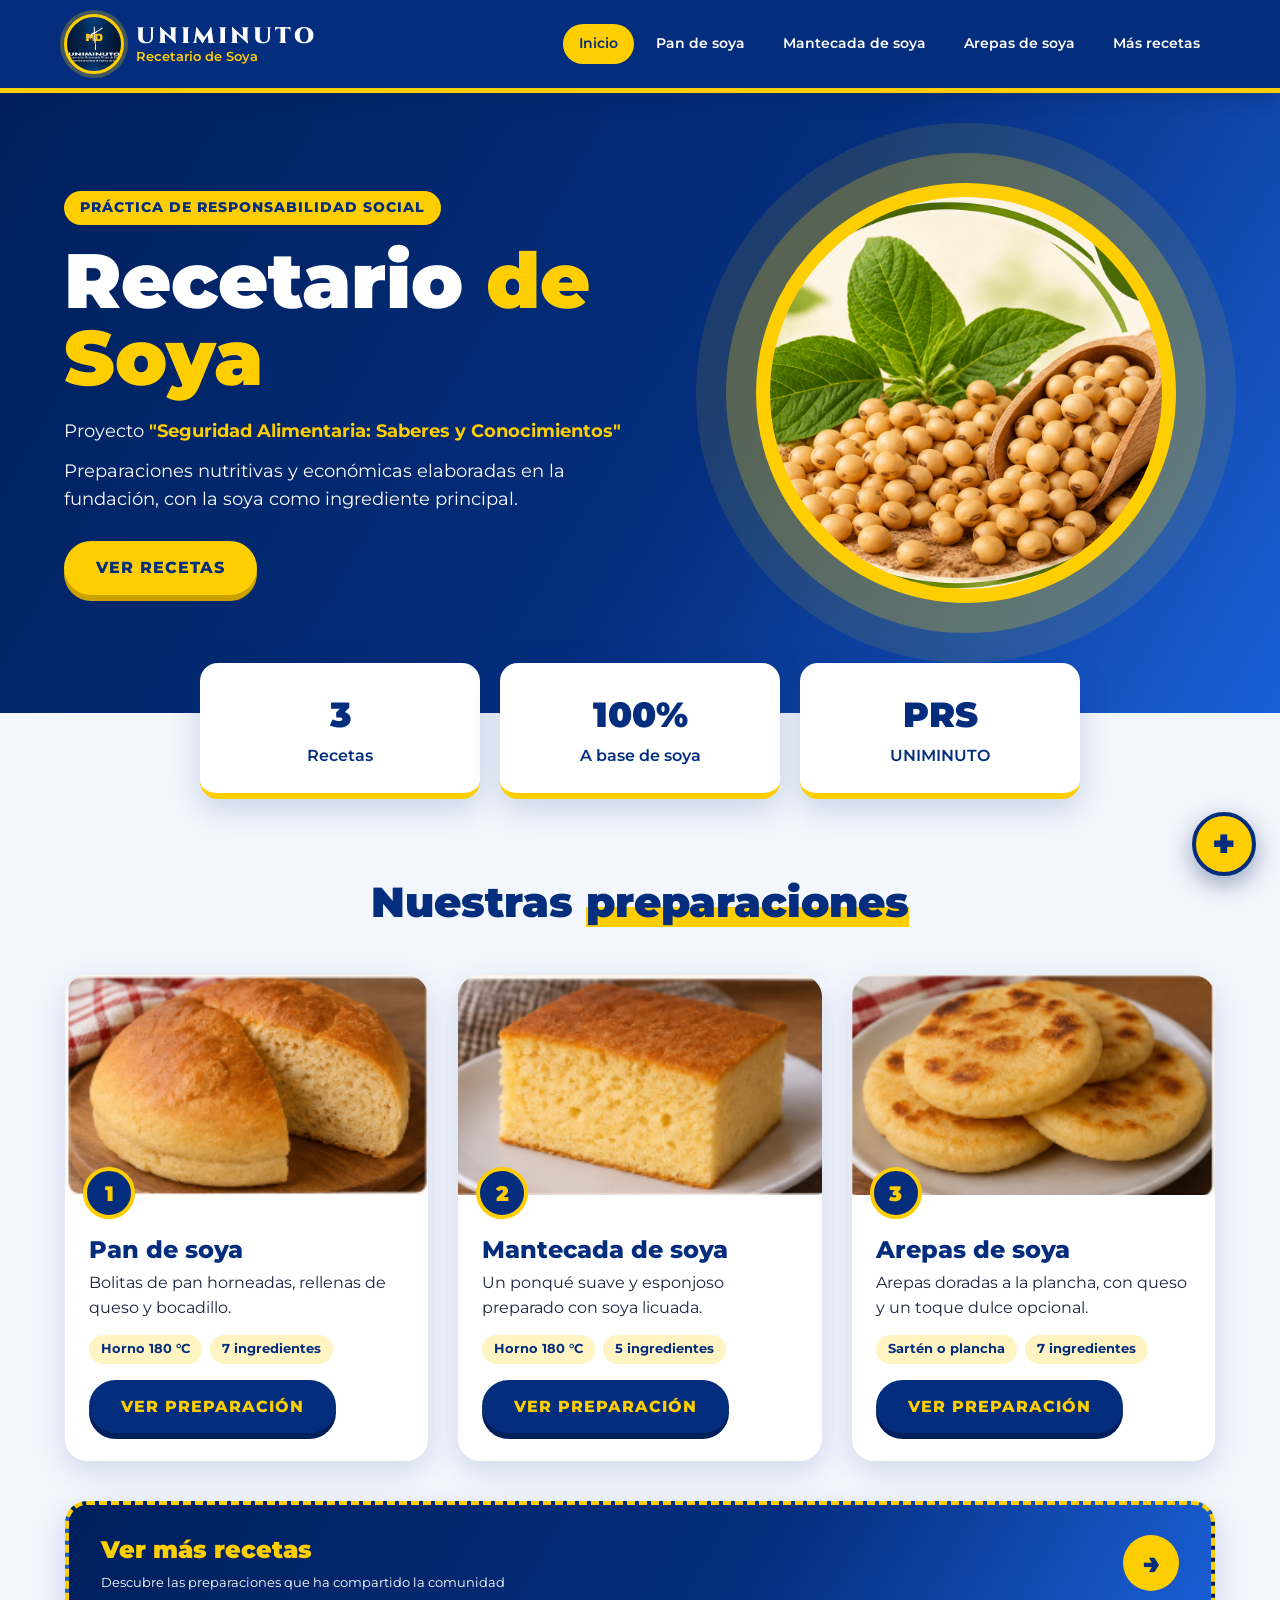
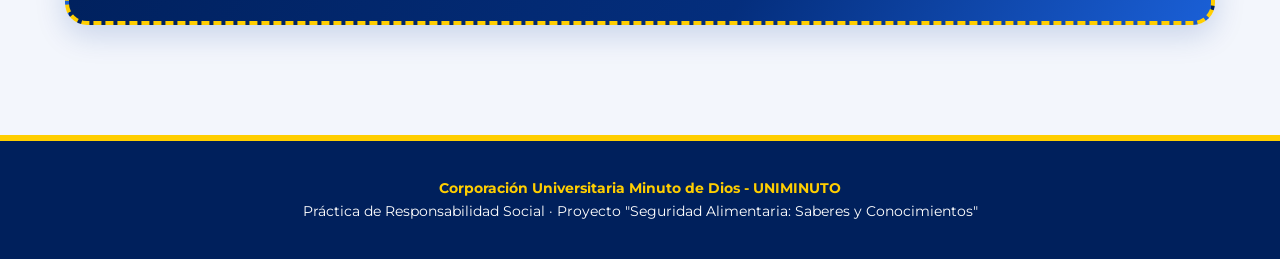
<file: index.html>
<!DOCTYPE html>
<html lang="es">
<head>
    <meta charset="UTF-8">
    <meta name="viewport" content="width=device-width, initial-scale=1.0">
    <title>Recetario de Soya - UNIMINUTO</title>
    <link rel="preconnect" href="https://fonts.googleapis.com">
    <link href="https://fonts.googleapis.com/css2?family=Cinzel:wght@700;900&family=Montserrat:wght@400;600;800;900&display=swap" rel="stylesheet">
    <link rel="stylesheet" href="pagina.css">
</head>
<body>

    <header class="barra">
        <a class="marca" href="index.html">
            <span class="marca-logo" role="img" aria-label="Logo UNIMINUTO"></span>
            <span class="marca-texto">
                <strong>UNIMINUTO</strong>
                <small>Recetario de Soya</small>
            </span>
        </a>
        <nav class="menu">
            <a href="index.html" class="activo">Inicio</a>
            
            <a href="pan-de-soya.html" class="">Pan de soya</a>
            
            <a href="mantecada-de-soya.html" class="">Mantecada de soya</a>
            
            <a href="arepas-de-soya.html" class="">Arepas de soya</a>
            
            <a href="recetas.html">Más recetas</a>
        </nav>
    </header>

    

    <section class="portada">
        <div class="portada-contenido">
            <span class="etiqueta">Práctica de Responsabilidad Social</span>
            <h1>Recetario <span class="resaltado">de Soya</span></h1>
            <p class="portada-proyecto">Proyecto <strong>"Seguridad Alimentaria: Saberes y Conocimientos"</strong></p>
            <p>Preparaciones nutritivas y económicas elaboradas en la fundación, con la soya como ingrediente principal.</p>
            <a class="boton" href="#recetas">Ver recetas</a>
        </div>
        <div class="portada-circulo"></div>
    </section>

    <section class="info">
        <div class="info-item">
            <span class="info-numero">3</span>
            <span>Recetas</span>
        </div>
        <div class="info-item">
            <span class="info-numero">100%</span>
            <span>A base de soya</span>
        </div>
        <div class="info-item">
            <span class="info-numero">PRS</span>
            <span>UNIMINUTO</span>
        </div>
    </section>

    <section id="recetas" class="recetas">
        <h2 class="titulo-seccion">Nuestras <span>preparaciones</span></h2>
        <div class="tarjetas">
            
            <article class="tarjeta">
                <div class="tarjeta-imagen img-pan-de-soya">
                    <span class="tarjeta-numero">1</span>
                </div>
                <div class="tarjeta-cuerpo">
                    <h3>Pan de soya</h3>
                    <p>Bolitas de pan horneadas, rellenas de queso y bocadillo.</p>
                    <ul class="datos">
                        <li>Horno 180 °C</li>
                        <li>7 ingredientes</li>
                    </ul>
                    <a class="boton boton-azul" href="pan-de-soya.html">Ver preparación</a>
                </div>
            </article>
            
            <article class="tarjeta">
                <div class="tarjeta-imagen img-mantecada-de-soya">
                    <span class="tarjeta-numero">2</span>
                </div>
                <div class="tarjeta-cuerpo">
                    <h3>Mantecada de soya</h3>
                    <p>Un ponqué suave y esponjoso preparado con soya licuada.</p>
                    <ul class="datos">
                        <li>Horno 180 °C</li>
                        <li>5 ingredientes</li>
                    </ul>
                    <a class="boton boton-azul" href="mantecada-de-soya.html">Ver preparación</a>
                </div>
            </article>
            
            <article class="tarjeta">
                <div class="tarjeta-imagen img-arepas-de-soya">
                    <span class="tarjeta-numero">3</span>
                </div>
                <div class="tarjeta-cuerpo">
                    <h3>Arepas de soya</h3>
                    <p>Arepas doradas a la plancha, con queso y un toque dulce opcional.</p>
                    <ul class="datos">
                        <li>Sartén o plancha</li>
                        <li>7 ingredientes</li>
                    </ul>
                    <a class="boton boton-azul" href="arepas-de-soya.html">Ver preparación</a>
                </div>
            </article>
            
        </div>

        <a class="ver-mas" href="recetas.html">
            <span class="ver-mas-texto">
                <strong>Ver más recetas</strong>
                <small>Descubre las preparaciones que ha compartido la comunidad</small>
            </span>
            <span class="ver-mas-flecha" aria-hidden="true">&rarr;</span>
        </a>
    </section>

    

    <a class="boton-mas" href="agregar.html" title="Agregar una receta" aria-label="Agregar una receta">+</a>

    <footer class="pie">
        <p><strong>Corporación Universitaria Minuto de Dios - UNIMINUTO</strong></p>
        <p>Práctica de Responsabilidad Social · Proyecto "Seguridad Alimentaria: Saberes y Conocimientos"</p>
    </footer>

</body>
</html>
</file>
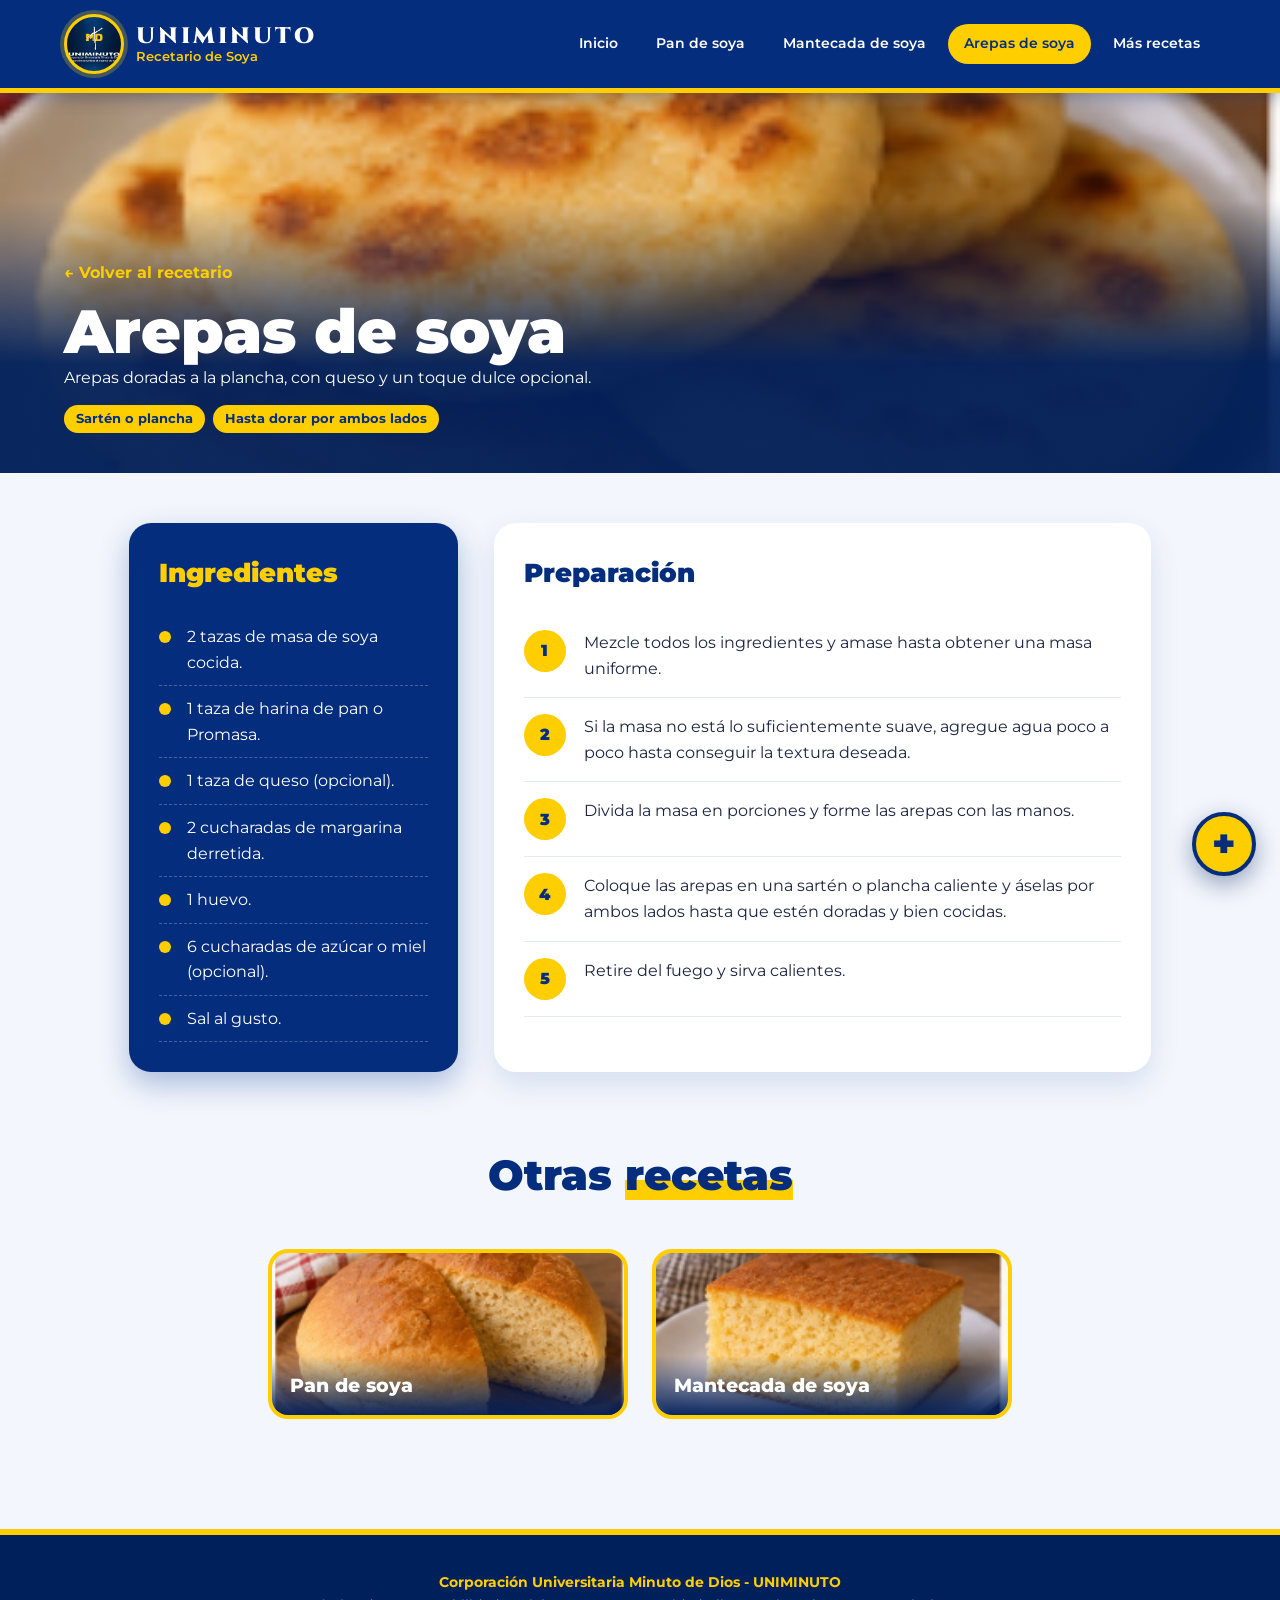
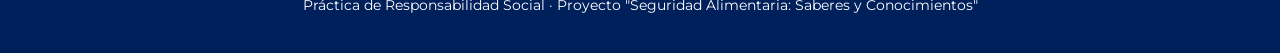
<file: arepas-de-soya.html>
<!DOCTYPE html>
<html lang="es">
<head>
    <meta charset="UTF-8">
    <meta name="viewport" content="width=device-width, initial-scale=1.0">
    <title>Arepas de soya | Recetario de Soya - UNIMINUTO</title>
    <link rel="preconnect" href="https://fonts.googleapis.com">
    <link href="https://fonts.googleapis.com/css2?family=Cinzel:wght@700;900&family=Montserrat:wght@400;600;800;900&display=swap" rel="stylesheet">
    <link rel="stylesheet" href="pagina.css">
</head>
<body>

    <header class="barra">
        <a class="marca" href="index.html">
            <span class="marca-logo" role="img" aria-label="Logo UNIMINUTO"></span>
            <span class="marca-texto">
                <strong>UNIMINUTO</strong>
                <small>Recetario de Soya</small>
            </span>
        </a>
        <nav class="menu">
            <a href="index.html" class="">Inicio</a>
            
            <a href="pan-de-soya.html" class="">Pan de soya</a>
            
            <a href="mantecada-de-soya.html" class="">Mantecada de soya</a>
            
            <a href="arepas-de-soya.html" class="activo">Arepas de soya</a>
            
            <a href="recetas.html">Más recetas</a>
        </nav>
    </header>

    

    <section class="detalle-portada img-arepas-de-soya">
        <div class="detalle-capa">
            <a class="volver" href="index.html#recetas">&larr; Volver al recetario</a>
            <h1>Arepas de soya</h1>
            <p>Arepas doradas a la plancha, con queso y un toque dulce opcional.</p>
            <ul class="datos datos-claro">
                <li>Sartén o plancha</li>
                <li>Hasta dorar por ambos lados</li>
            </ul>
        </div>
    </section>

    <section class="detalle">
        <aside class="ingredientes">
            <h2>Ingredientes</h2>
            <ul>
                
                <li>2 tazas de masa de soya cocida.</li>
                
                <li>1 taza de harina de pan o Promasa.</li>
                
                <li>1 taza de queso (opcional).</li>
                
                <li>2 cucharadas de margarina derretida.</li>
                
                <li>1 huevo.</li>
                
                <li>6 cucharadas de azúcar o miel (opcional).</li>
                
                <li>Sal al gusto.</li>
                
            </ul>
        </aside>

        <div class="preparacion">
            <h2>Preparación</h2>
            <ol>
                
                <li><span class="paso">1</span><p>Mezcle todos los ingredientes y amase hasta obtener una masa uniforme.</p></li>
                
                <li><span class="paso">2</span><p>Si la masa no está lo suficientemente suave, agregue agua poco a poco hasta conseguir la textura deseada.</p></li>
                
                <li><span class="paso">3</span><p>Divida la masa en porciones y forme las arepas con las manos.</p></li>
                
                <li><span class="paso">4</span><p>Coloque las arepas en una sartén o plancha caliente y áselas por ambos lados hasta que estén doradas y bien cocidas.</p></li>
                
                <li><span class="paso">5</span><p>Retire del fuego y sirva calientes.</p></li>
                
            </ol>
            
        </div>
    </section>

    <section class="otras">
        <h2 class="titulo-seccion">Otras <span>recetas</span></h2>
        <div class="otras-lista">
            
            <a class="otra img-pan-de-soya" href="pan-de-soya.html">
                <span>Pan de soya</span>
            </a>
            
            <a class="otra img-mantecada-de-soya" href="mantecada-de-soya.html">
                <span>Mantecada de soya</span>
            </a>
            
        </div>
    </section>

    

    <a class="boton-mas" href="agregar.html" title="Agregar una receta" aria-label="Agregar una receta">+</a>

    <footer class="pie">
        <p><strong>Corporación Universitaria Minuto de Dios - UNIMINUTO</strong></p>
        <p>Práctica de Responsabilidad Social · Proyecto "Seguridad Alimentaria: Saberes y Conocimientos"</p>
    </footer>

</body>
</html>
</file>
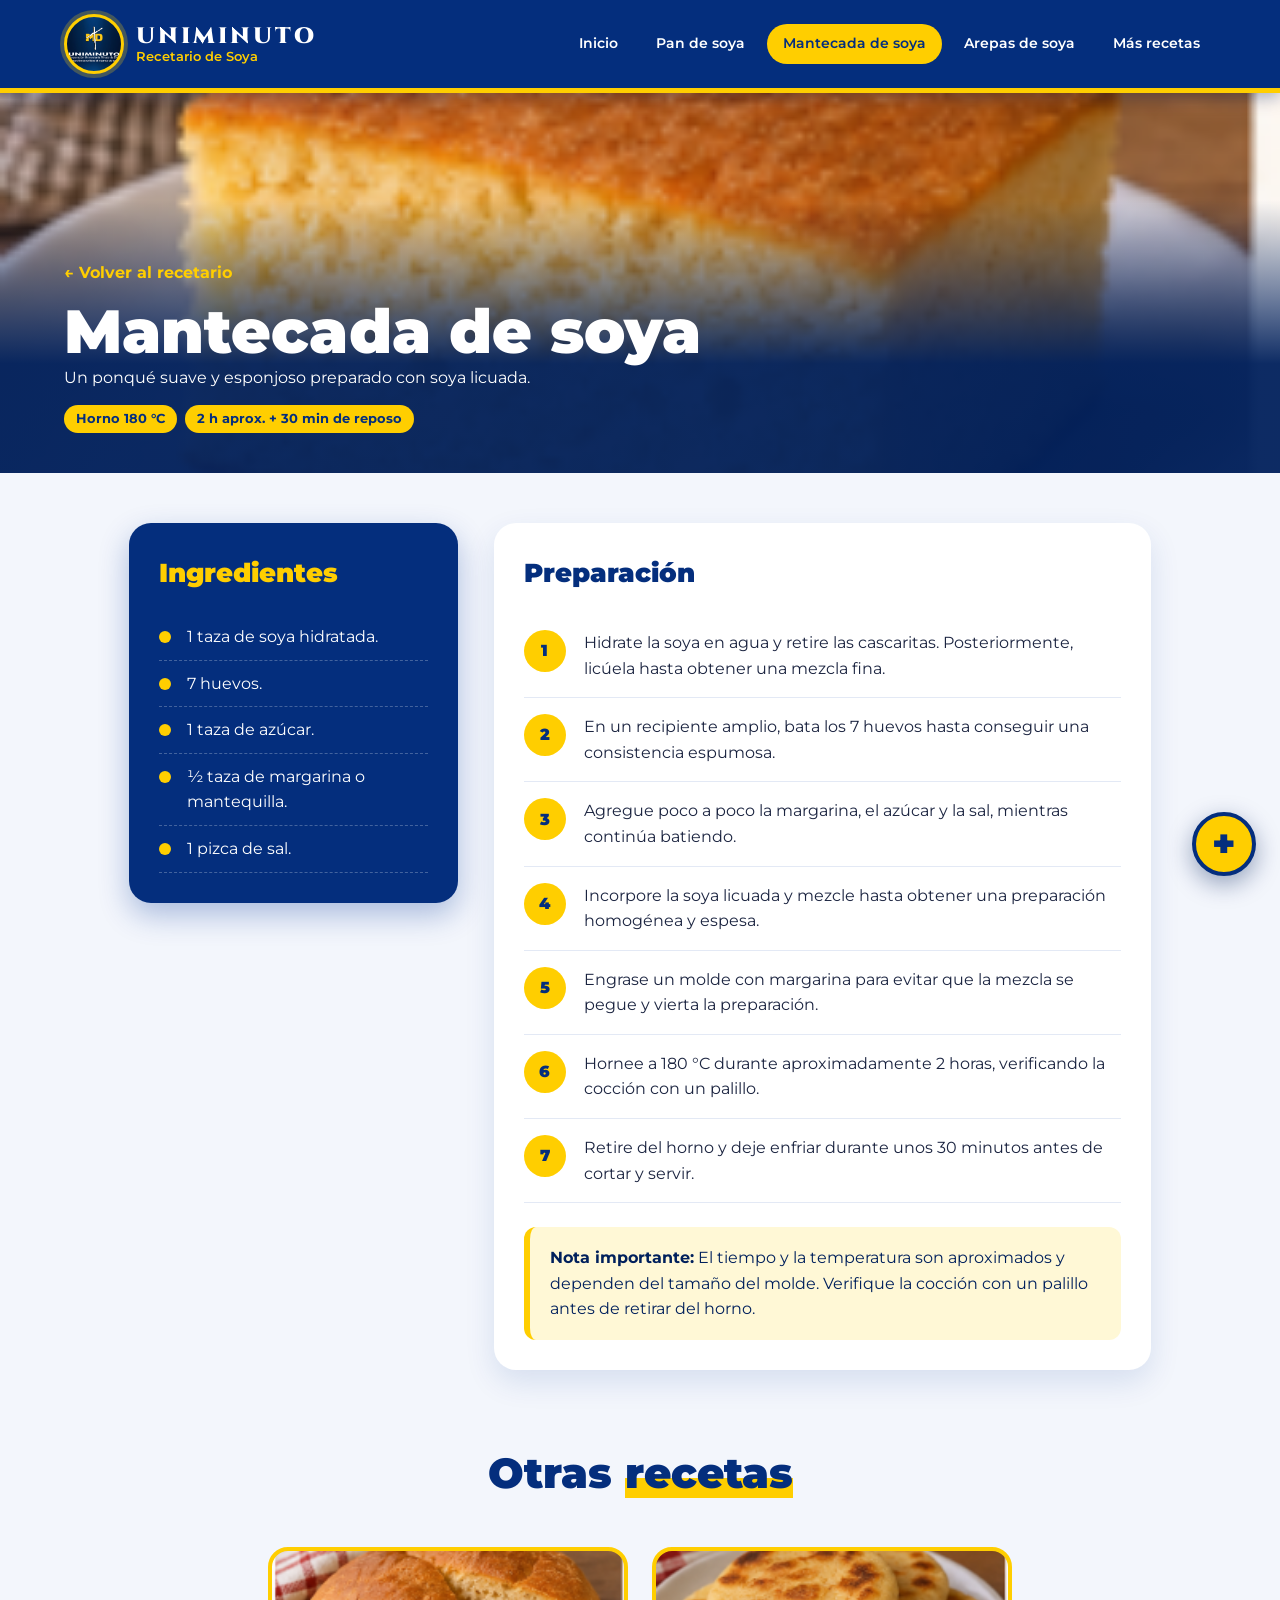
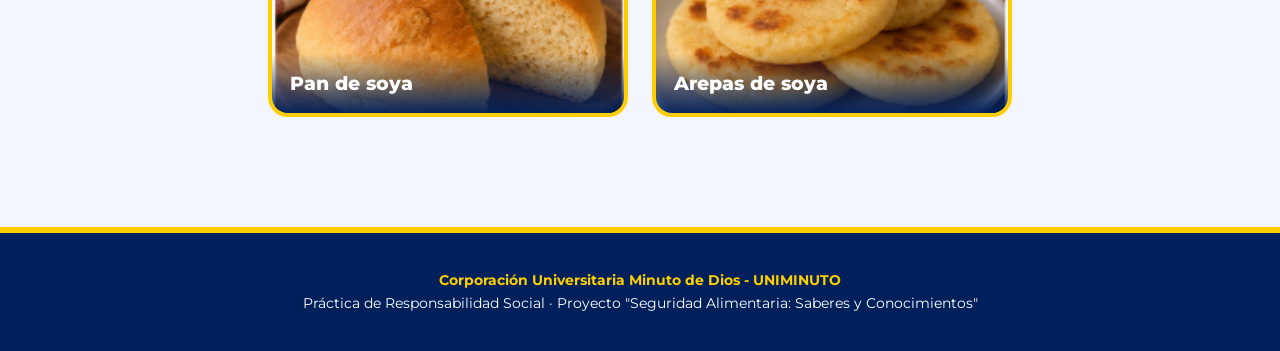
<file: mantecada-de-soya.html>
<!DOCTYPE html>
<html lang="es">
<head>
    <meta charset="UTF-8">
    <meta name="viewport" content="width=device-width, initial-scale=1.0">
    <title>Mantecada de soya | Recetario de Soya - UNIMINUTO</title>
    <link rel="preconnect" href="https://fonts.googleapis.com">
    <link href="https://fonts.googleapis.com/css2?family=Cinzel:wght@700;900&family=Montserrat:wght@400;600;800;900&display=swap" rel="stylesheet">
    <link rel="stylesheet" href="pagina.css">
</head>
<body>

    <header class="barra">
        <a class="marca" href="index.html">
            <span class="marca-logo" role="img" aria-label="Logo UNIMINUTO"></span>
            <span class="marca-texto">
                <strong>UNIMINUTO</strong>
                <small>Recetario de Soya</small>
            </span>
        </a>
        <nav class="menu">
            <a href="index.html" class="">Inicio</a>
            
            <a href="pan-de-soya.html" class="">Pan de soya</a>
            
            <a href="mantecada-de-soya.html" class="activo">Mantecada de soya</a>
            
            <a href="arepas-de-soya.html" class="">Arepas de soya</a>
            
            <a href="recetas.html">Más recetas</a>
        </nav>
    </header>

    

    <section class="detalle-portada img-mantecada-de-soya">
        <div class="detalle-capa">
            <a class="volver" href="index.html#recetas">&larr; Volver al recetario</a>
            <h1>Mantecada de soya</h1>
            <p>Un ponqué suave y esponjoso preparado con soya licuada.</p>
            <ul class="datos datos-claro">
                <li>Horno 180 °C</li>
                <li>2 h aprox. + 30 min de reposo</li>
            </ul>
        </div>
    </section>

    <section class="detalle">
        <aside class="ingredientes">
            <h2>Ingredientes</h2>
            <ul>
                
                <li>1 taza de soya hidratada.</li>
                
                <li>7 huevos.</li>
                
                <li>1 taza de azúcar.</li>
                
                <li>½ taza de margarina o mantequilla.</li>
                
                <li>1 pizca de sal.</li>
                
            </ul>
        </aside>

        <div class="preparacion">
            <h2>Preparación</h2>
            <ol>
                
                <li><span class="paso">1</span><p>Hidrate la soya en agua y retire las cascaritas. Posteriormente, licúela hasta obtener una mezcla fina.</p></li>
                
                <li><span class="paso">2</span><p>En un recipiente amplio, bata los 7 huevos hasta conseguir una consistencia espumosa.</p></li>
                
                <li><span class="paso">3</span><p>Agregue poco a poco la margarina, el azúcar y la sal, mientras continúa batiendo.</p></li>
                
                <li><span class="paso">4</span><p>Incorpore la soya licuada y mezcle hasta obtener una preparación homogénea y espesa.</p></li>
                
                <li><span class="paso">5</span><p>Engrase un molde con margarina para evitar que la mezcla se pegue y vierta la preparación.</p></li>
                
                <li><span class="paso">6</span><p>Hornee a 180 °C durante aproximadamente 2 horas, verificando la cocción con un palillo.</p></li>
                
                <li><span class="paso">7</span><p>Retire del horno y deje enfriar durante unos 30 minutos antes de cortar y servir.</p></li>
                
            </ol>
            
            <div class="nota">
                <strong>Nota importante:</strong> El tiempo y la temperatura son aproximados y dependen del tamaño del molde. Verifique la cocción con un palillo antes de retirar del horno.
            </div>
            
        </div>
    </section>

    <section class="otras">
        <h2 class="titulo-seccion">Otras <span>recetas</span></h2>
        <div class="otras-lista">
            
            <a class="otra img-pan-de-soya" href="pan-de-soya.html">
                <span>Pan de soya</span>
            </a>
            
            <a class="otra img-arepas-de-soya" href="arepas-de-soya.html">
                <span>Arepas de soya</span>
            </a>
            
        </div>
    </section>

    

    <a class="boton-mas" href="agregar.html" title="Agregar una receta" aria-label="Agregar una receta">+</a>

    <footer class="pie">
        <p><strong>Corporación Universitaria Minuto de Dios - UNIMINUTO</strong></p>
        <p>Práctica de Responsabilidad Social · Proyecto "Seguridad Alimentaria: Saberes y Conocimientos"</p>
    </footer>

</body>
</html>
</file>
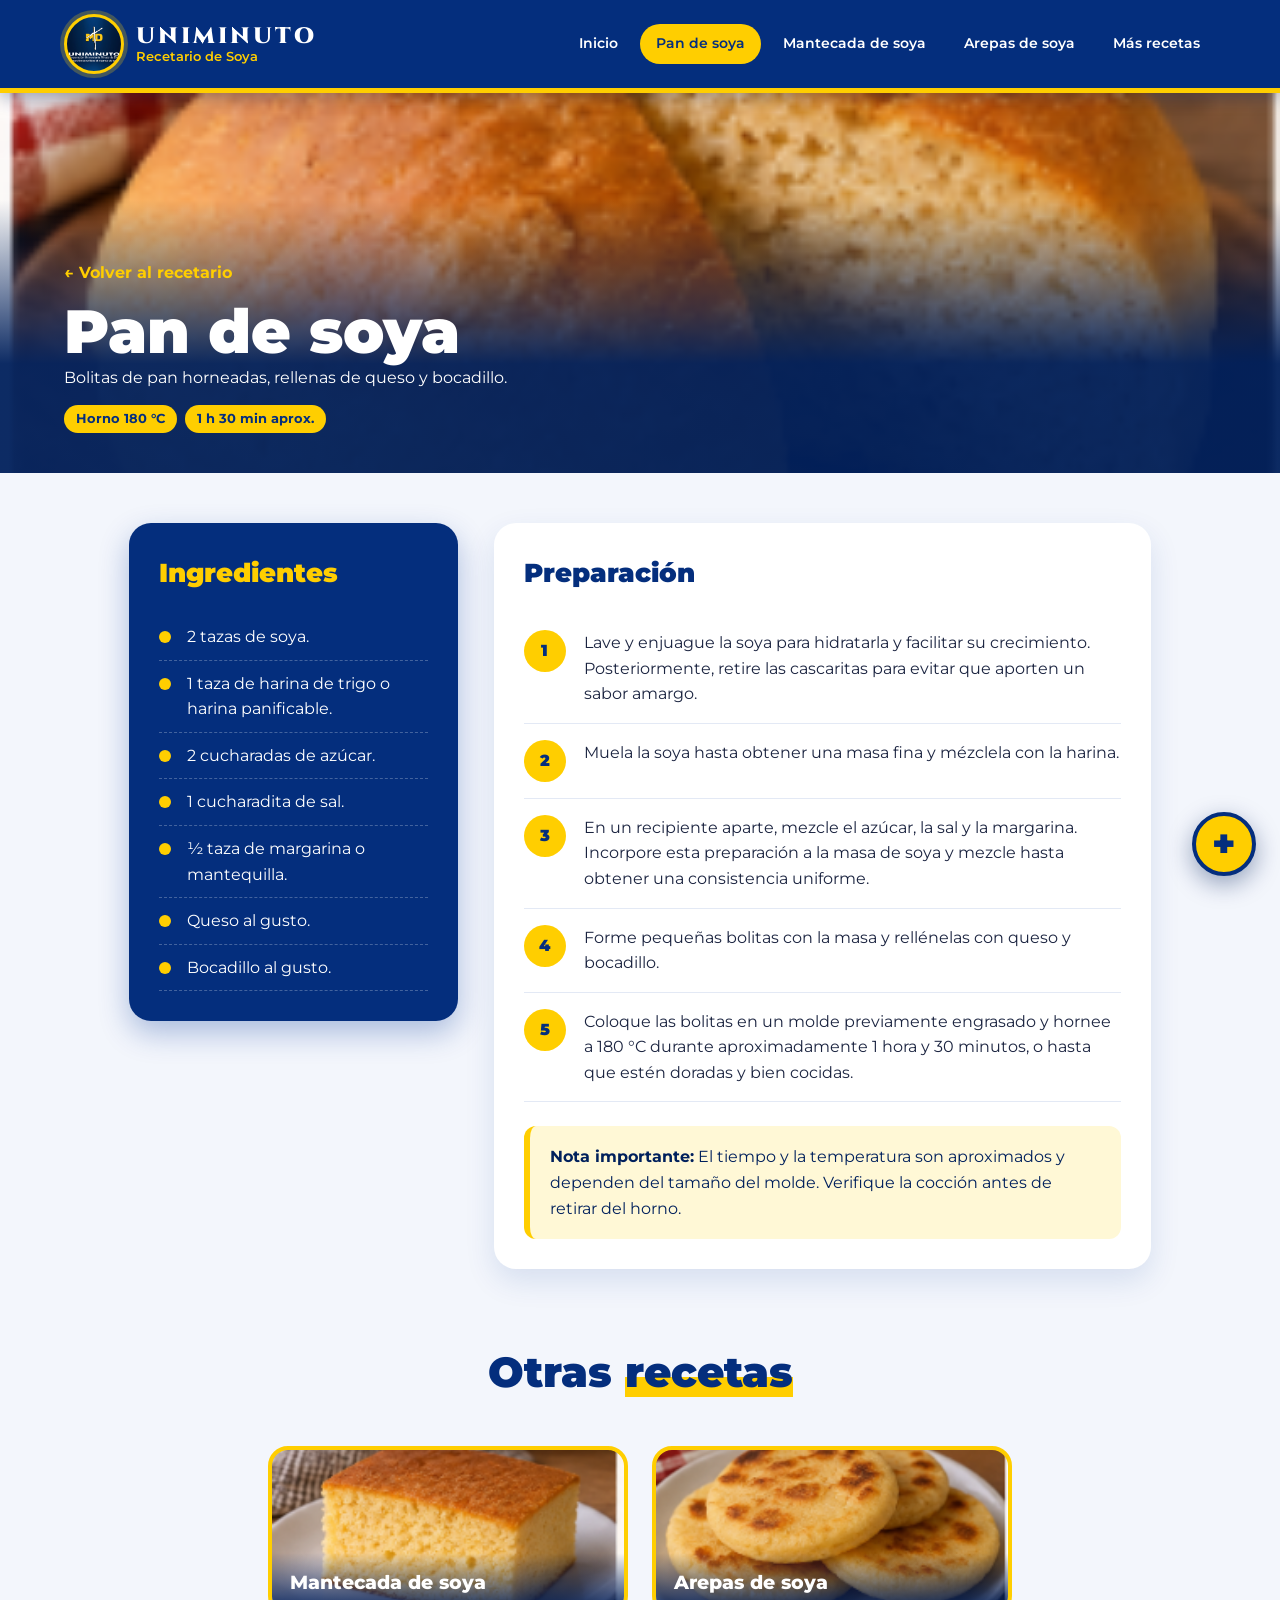
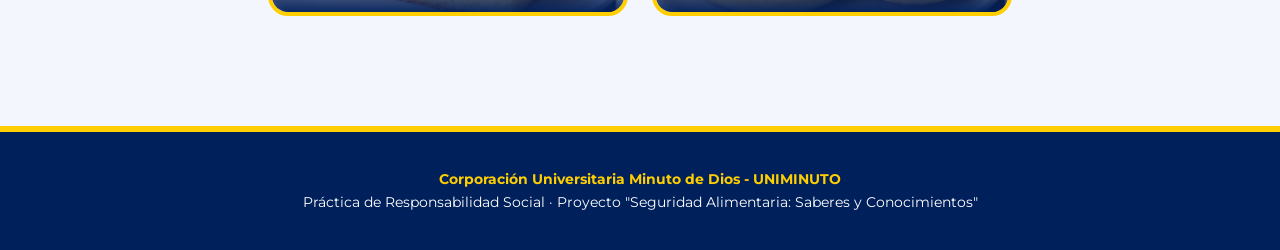
<file: pan-de-soya.html>
<!DOCTYPE html>
<html lang="es">
<head>
    <meta charset="UTF-8">
    <meta name="viewport" content="width=device-width, initial-scale=1.0">
    <title>Pan de soya | Recetario de Soya - UNIMINUTO</title>
    <link rel="preconnect" href="https://fonts.googleapis.com">
    <link href="https://fonts.googleapis.com/css2?family=Cinzel:wght@700;900&family=Montserrat:wght@400;600;800;900&display=swap" rel="stylesheet">
    <link rel="stylesheet" href="pagina.css">
</head>
<body>

    <header class="barra">
        <a class="marca" href="index.html">
            <span class="marca-logo" role="img" aria-label="Logo UNIMINUTO"></span>
            <span class="marca-texto">
                <strong>UNIMINUTO</strong>
                <small>Recetario de Soya</small>
            </span>
        </a>
        <nav class="menu">
            <a href="index.html" class="">Inicio</a>
            
            <a href="pan-de-soya.html" class="activo">Pan de soya</a>
            
            <a href="mantecada-de-soya.html" class="">Mantecada de soya</a>
            
            <a href="arepas-de-soya.html" class="">Arepas de soya</a>
            
            <a href="recetas.html">Más recetas</a>
        </nav>
    </header>

    

    <section class="detalle-portada img-pan-de-soya">
        <div class="detalle-capa">
            <a class="volver" href="index.html#recetas">&larr; Volver al recetario</a>
            <h1>Pan de soya</h1>
            <p>Bolitas de pan horneadas, rellenas de queso y bocadillo.</p>
            <ul class="datos datos-claro">
                <li>Horno 180 °C</li>
                <li>1 h 30 min aprox.</li>
            </ul>
        </div>
    </section>

    <section class="detalle">
        <aside class="ingredientes">
            <h2>Ingredientes</h2>
            <ul>
                
                <li>2 tazas de soya.</li>
                
                <li>1 taza de harina de trigo o harina panificable.</li>
                
                <li>2 cucharadas de azúcar.</li>
                
                <li>1 cucharadita de sal.</li>
                
                <li>½ taza de margarina o mantequilla.</li>
                
                <li>Queso al gusto.</li>
                
                <li>Bocadillo al gusto.</li>
                
            </ul>
        </aside>

        <div class="preparacion">
            <h2>Preparación</h2>
            <ol>
                
                <li><span class="paso">1</span><p>Lave y enjuague la soya para hidratarla y facilitar su crecimiento. Posteriormente, retire las cascaritas para evitar que aporten un sabor amargo.</p></li>
                
                <li><span class="paso">2</span><p>Muela la soya hasta obtener una masa fina y mézclela con la harina.</p></li>
                
                <li><span class="paso">3</span><p>En un recipiente aparte, mezcle el azúcar, la sal y la margarina. Incorpore esta preparación a la masa de soya y mezcle hasta obtener una consistencia uniforme.</p></li>
                
                <li><span class="paso">4</span><p>Forme pequeñas bolitas con la masa y rellénelas con queso y bocadillo.</p></li>
                
                <li><span class="paso">5</span><p>Coloque las bolitas en un molde previamente engrasado y hornee a 180 °C durante aproximadamente 1 hora y 30 minutos, o hasta que estén doradas y bien cocidas.</p></li>
                
            </ol>
            
            <div class="nota">
                <strong>Nota importante:</strong> El tiempo y la temperatura son aproximados y dependen del tamaño del molde. Verifique la cocción antes de retirar del horno.
            </div>
            
        </div>
    </section>

    <section class="otras">
        <h2 class="titulo-seccion">Otras <span>recetas</span></h2>
        <div class="otras-lista">
            
            <a class="otra img-mantecada-de-soya" href="mantecada-de-soya.html">
                <span>Mantecada de soya</span>
            </a>
            
            <a class="otra img-arepas-de-soya" href="arepas-de-soya.html">
                <span>Arepas de soya</span>
            </a>
            
        </div>
    </section>

    

    <a class="boton-mas" href="agregar.html" title="Agregar una receta" aria-label="Agregar una receta">+</a>

    <footer class="pie">
        <p><strong>Corporación Universitaria Minuto de Dios - UNIMINUTO</strong></p>
        <p>Práctica de Responsabilidad Social · Proyecto "Seguridad Alimentaria: Saberes y Conocimientos"</p>
    </footer>

</body>
</html>
</file>
<file: pagina.css>
:root {
    --azul: #042e7d;
    --azul-oscuro: #00205c;
    --azul-claro: #1a5fd6;
    --amarillo: #FFCE00;
    --amarillo-fuerte: #FFD300;
    --blanco: #ffffff;
    --gris: #f3f6fc;
    --texto: #1b2440;
}

* {
    margin: 0;
    padding: 0;
    box-sizing: border-box;
}

html {
    scroll-behavior: smooth;
}

[hidden] {
    display: none !important;
}

body {
    font-family: "Montserrat", Arial, sans-serif;
    background: var(--gris);
    color: var(--texto);
    line-height: 1.6;
}

a {
    text-decoration: none;
    color: inherit;
}

/* Imágenes de cada preparación (carpeta imagenes/) */
.img-pan-de-soya {
    background-image: url("pan_soya.png"), linear-gradient(135deg, var(--amarillo), #f39c12);
}

.img-mantecada-de-soya {
    background-image: url("mantecada_soya.png"), linear-gradient(135deg, var(--azul-claro), var(--azul));
}

.img-arepas-de-soya {
    background-image: url("arepa_de_soya.png"), linear-gradient(135deg, var(--amarillo-fuerte), var(--azul));
}

.img-pan-de-soya,
.img-mantecada-de-soya,
.img-arepas-de-soya {
    background-size: cover;
    background-position: center;
}

/* Barra superior */
.barra {
    position: sticky;
    top: 0;
    z-index: 10;
    display: flex;
    justify-content: space-between;
    align-items: center;
    flex-wrap: wrap;
    gap: 12px;
    padding: 14px 5%;
    background: var(--azul);
    border-bottom: 5px solid var(--amarillo);
    box-shadow: 0 4px 16px rgba(0, 32, 92, 0.35);
}

.marca {
    display: flex;
    align-items: center;
    gap: 12px;
    color: var(--blanco);
}

.marca-logo {
    width: 60px;
    height: 60px;
    border-radius: 50%;
    border: 3px solid var(--amarillo);
    background: url("uniminuto.jpg") center 45% / 130%, var(--azul-oscuro);
    box-shadow: 0 0 0 4px rgba(255, 206, 0, 0.25);
}

.marca-texto {
    display: flex;
    flex-direction: column;
    line-height: 1.1;
}

.marca-texto strong {
    font-family: "Trajan Pro", "Trajan Pro 3", "Trajan", "Cinzel", serif;
    font-weight: 900;
    font-size: 1.4rem;
    letter-spacing: 3px;
}

.marca-texto small {
    color: var(--amarillo);
    font-weight: 600;
}

.menu {
    display: flex;
    flex-wrap: wrap;
    gap: 6px;
}

.menu a {
    padding: 8px 16px;
    border-radius: 30px;
    color: var(--blanco);
    font-weight: 600;
    font-size: 0.9rem;
    transition: background 0.2s, color 0.2s;
}

.menu a:hover,
.menu a.activo {
    background: var(--amarillo);
    color: var(--azul);
}

/* Portada */
.portada {
    position: relative;
    overflow: hidden;
    display: flex;
    align-items: center;
    justify-content: space-between;
    gap: 40px;
    padding: 90px 5% 110px;
    background: linear-gradient(120deg, var(--azul-oscuro) 0%, var(--azul) 55%, var(--azul-claro) 100%);
    color: var(--blanco);
}

.portada-contenido {
    position: relative;
    z-index: 2;
    max-width: 680px;
}

.portada-circulo {
    flex-shrink: 0;
    width: 420px;
    height: 420px;
    margin-right: 40px;
    border-radius: 50%;
    border: 14px solid var(--amarillo);
    background: url("portada.png") center / cover, var(--amarillo);
    box-shadow: 0 0 0 30px rgba(255, 206, 0, 0.25), 0 0 0 60px rgba(255, 206, 0, 0.1);
}

.etiqueta {
    display: inline-block;
    padding: 6px 16px;
    margin-bottom: 18px;
    border-radius: 30px;
    background: var(--amarillo);
    color: var(--azul);
    font-weight: 800;
    font-size: 0.85rem;
    text-transform: uppercase;
    letter-spacing: 1px;
}

.portada h1 {
    font-size: clamp(2.6rem, 7vw, 4.8rem);
    font-weight: 900;
    line-height: 1;
    margin-bottom: 20px;
}

.resaltado {
    color: var(--amarillo);
}

.portada p {
    font-size: 1.1rem;
    margin-bottom: 12px;
    max-width: 560px;
}

.portada-proyecto strong {
    color: var(--amarillo);
}

/* Botones */
.boton {
    display: inline-block;
    margin-top: 16px;
    padding: 14px 32px;
    border-radius: 40px;
    background: var(--amarillo);
    color: var(--azul);
    font-weight: 800;
    text-transform: uppercase;
    letter-spacing: 1px;
    box-shadow: 0 6px 0 #c9a200;
    transition: transform 0.15s, box-shadow 0.15s;
}

.boton:hover {
    transform: translateY(3px);
    box-shadow: 0 3px 0 #c9a200;
}

.boton-azul {
    background: var(--azul);
    color: var(--amarillo);
    box-shadow: 0 6px 0 var(--azul-oscuro);
}

.boton-azul:hover {
    box-shadow: 0 3px 0 var(--azul-oscuro);
}

/* Franja de datos */
.info {
    display: flex;
    justify-content: center;
    flex-wrap: wrap;
    gap: 20px;
    margin: -50px 5% 0;
    position: relative;
    z-index: 3;
}

.info-item {
    flex: 1 1 200px;
    max-width: 280px;
    padding: 24px;
    border-radius: 18px;
    background: var(--blanco);
    border-bottom: 6px solid var(--amarillo);
    box-shadow: 0 10px 30px rgba(0, 54, 152, 0.18);
    text-align: center;
    font-weight: 600;
    color: var(--azul);
}

.info-numero {
    display: block;
    font-size: 2.2rem;
    font-weight: 900;
}

/* Recetas */
.recetas,
.otras {
    padding: 70px 5%;
}

.titulo-seccion {
    text-align: center;
    font-size: clamp(1.8rem, 4vw, 2.6rem);
    font-weight: 900;
    color: var(--azul);
    margin-bottom: 40px;
}

.titulo-seccion span {
    background: linear-gradient(transparent 60%, var(--amarillo) 60%);
}

.tarjetas {
    display: grid;
    grid-template-columns: repeat(auto-fit, minmax(280px, 1fr));
    gap: 30px;
    max-width: 1150px;
    margin: 0 auto;
}

.tarjeta {
    overflow: hidden;
    border-radius: 22px;
    background: var(--blanco);
    box-shadow: 0 10px 30px rgba(0, 54, 152, 0.15);
    transition: transform 0.25s, box-shadow 0.25s;
}

.tarjeta:hover {
    transform: translateY(-8px);
    box-shadow: 0 18px 40px rgba(0, 54, 152, 0.28);
}

.tarjeta-imagen {
    position: relative;
    height: 220px;
}

.tarjeta-numero {
    position: absolute;
    left: 18px;
    bottom: -24px;
    display: grid;
    place-items: center;
    width: 52px;
    height: 52px;
    border-radius: 50%;
    background: var(--azul);
    color: var(--amarillo);
    border: 4px solid var(--amarillo);
    font-weight: 900;
    font-size: 1.3rem;
}

.tarjeta-cuerpo {
    padding: 36px 24px 28px;
}

.tarjeta-cuerpo h3 {
    font-size: 1.5rem;
    font-weight: 800;
    color: var(--azul);
}

.datos {
    display: flex;
    flex-wrap: wrap;
    gap: 8px;
    margin-top: 14px;
    list-style: none;
}

.datos li {
    padding: 4px 12px;
    border-radius: 20px;
    background: #fff4c2;
    color: var(--azul);
    font-size: 0.8rem;
    font-weight: 700;
}

.datos-claro li {
    background: var(--amarillo);
}

/* Detalle de receta */
.detalle-portada {
    min-height: 380px;
    display: flex;
    align-items: flex-end;
}

.detalle-capa {
    width: 100%;
    padding: 60px 5% 40px;
    background: linear-gradient(transparent, rgba(0, 32, 92, 0.95) 60%);
    color: var(--blanco);
}

.volver {
    display: inline-block;
    margin-bottom: 12px;
    color: var(--amarillo);
    font-weight: 700;
}

.volver:hover {
    text-decoration: underline;
}

.detalle-capa h1 {
    font-size: clamp(2.2rem, 6vw, 3.8rem);
    font-weight: 900;
    line-height: 1.1;
}

.detalle {
    display: grid;
    grid-template-columns: minmax(260px, 1fr) 2fr;
    gap: 36px;
    max-width: 1150px;
    margin: 50px auto 0;
    padding: 0 5%;
}

.ingredientes {
    align-self: start;
    position: sticky;
    top: 110px;
    padding: 30px;
    border-radius: 22px;
    background: var(--azul);
    color: var(--blanco);
    box-shadow: 0 12px 30px rgba(0, 54, 152, 0.3);
}

.ingredientes h2,
.preparacion h2 {
    font-size: 1.6rem;
    font-weight: 900;
    margin-bottom: 20px;
}

.ingredientes h2 {
    color: var(--amarillo);
}

.ingredientes ul {
    list-style: none;
}

.ingredientes li {
    position: relative;
    padding: 10px 0 10px 28px;
    border-bottom: 1px dashed rgba(255, 255, 255, 0.25);
}

.ingredientes li::before {
    content: "";
    position: absolute;
    left: 0;
    top: 17px;
    width: 12px;
    height: 12px;
    border-radius: 50%;
    background: var(--amarillo);
}

.preparacion {
    padding: 30px;
    border-radius: 22px;
    background: var(--blanco);
    box-shadow: 0 12px 30px rgba(0, 54, 152, 0.12);
}

.preparacion h2 {
    color: var(--azul);
}

.preparacion ol {
    list-style: none;
}

.preparacion li {
    display: flex;
    gap: 18px;
    padding: 16px 0;
    border-bottom: 1px solid #e3e9f5;
}

.paso {
    flex-shrink: 0;
    display: grid;
    place-items: center;
    width: 42px;
    height: 42px;
    border-radius: 50%;
    background: var(--amarillo);
    color: var(--azul);
    font-weight: 900;
}

.nota {
    margin-top: 24px;
    padding: 18px 20px;
    border-left: 6px solid var(--amarillo);
    border-radius: 12px;
    background: #fff8d6;
    color: var(--azul-oscuro);
}

/* Otras recetas */
.otras-lista {
    display: flex;
    flex-wrap: wrap;
    justify-content: center;
    gap: 24px;
}

.otra {
    position: relative;
    flex: 1 1 260px;
    max-width: 360px;
    height: 170px;
    overflow: hidden;
    border-radius: 20px;
    border: 4px solid var(--amarillo);
    display: flex;
    align-items: flex-end;
    transition: transform 0.2s;
}

.otra:hover {
    transform: scale(1.03);
}

.otra span {
    width: 100%;
    padding: 14px 18px;
    background: linear-gradient(transparent, rgba(0, 32, 92, 0.95));
    color: var(--blanco);
    font-weight: 800;
    font-size: 1.2rem;
}

/* Pie de página */
.pie {
    margin-top: 40px;
    padding: 36px 5%;
    background: var(--azul-oscuro);
    border-top: 6px solid var(--amarillo);
    color: var(--blanco);
    text-align: center;
    font-size: 0.9rem;
}

.pie strong {
    color: var(--amarillo);
}

/* ============================================================
   Recetas de la comunidad
   ============================================================ */

/* Imagen de una receta de la comunidad (la pone el JavaScript) */
.img-comunidad {
    background-image: linear-gradient(135deg, var(--amarillo), var(--azul));
    background-size: cover;
    background-position: center;
}

/* Caja "Ver más recetas" debajo de las tarjetas */
.ver-mas {
    display: flex;
    align-items: center;
    justify-content: space-between;
    gap: 20px;
    max-width: 1150px;
    margin: 40px auto 0;
    padding: 26px 32px;
    border-radius: 22px;
    border: 4px dashed var(--amarillo);
    background: linear-gradient(120deg, var(--azul-oscuro), var(--azul) 60%, var(--azul-claro));
    color: var(--blanco);
    box-shadow: 0 10px 30px rgba(0, 54, 152, 0.18);
    transition: transform 0.25s, box-shadow 0.25s;
}

.ver-mas:hover {
    transform: translateY(-4px);
    box-shadow: 0 18px 40px rgba(0, 54, 152, 0.28);
}

.ver-mas-texto strong {
    display: block;
    font-size: 1.5rem;
    font-weight: 900;
    color: var(--amarillo);
}

.ver-mas-flecha {
    flex-shrink: 0;
    display: grid;
    place-items: center;
    width: 56px;
    height: 56px;
    border-radius: 50%;
    background: var(--amarillo);
    color: var(--azul);
    font-size: 1.8rem;
    font-weight: 900;
    transition: transform 0.25s;
}

.ver-mas:hover .ver-mas-flecha {
    transform: translateX(6px);
}

/* Botón flotante "+" para agregar recetas */
.boton-mas {
    position: fixed;
    right: 24px;
    bottom: 24px;
    z-index: 20;
    display: grid;
    place-items: center;
    width: 64px;
    height: 64px;
    border-radius: 50%;
    background: var(--amarillo);
    color: var(--azul);
    border: 4px solid var(--azul);
    font-size: 2.4rem;
    font-weight: 900;
    line-height: 1;
    box-shadow: 0 8px 24px rgba(0, 32, 92, 0.4);
    transition: transform 0.2s;
}

.boton-mas:hover {
    transform: scale(1.1) rotate(90deg);
}

/* Subtítulos y mensajes en la página de todas las recetas */
.subtitulo-seccion {
    max-width: 1150px;
    margin: 0 auto 24px;
    font-size: 1.4rem;
    font-weight: 900;
    color: var(--azul);
}

.subtitulo-seccion + .tarjetas {
    margin-bottom: 60px;
}

.estado {
    grid-column: 1 / -1;
    max-width: 1150px;
    margin: 0 auto;
    padding: 30px;
    border-radius: 22px;
    background: var(--blanco);
    text-align: center;
    color: var(--azul);
    font-weight: 600;
    box-shadow: 0 10px 30px rgba(0, 54, 152, 0.1);
}

.estado .boton {
    margin-top: 18px;
}

/* Formulario para agregar recetas */
.agregar {
    display: grid;
    grid-template-columns: 2fr minmax(260px, 1fr);
    gap: 36px;
    max-width: 1150px;
    margin: 0 auto;
}

.formulario {
    padding: 30px;
    border-radius: 22px;
    background: var(--blanco);
    box-shadow: 0 12px 30px rgba(0, 54, 152, 0.12);
}

.pasos-indicador {
    display: flex;
    gap: 10px;
    margin-bottom: 28px;
    list-style: none;
}

.pasos-indicador li {
    flex: 1;
    padding: 10px;
    border-radius: 14px;
    background: var(--gris);
    color: #8a94ad;
    text-align: center;
    font-weight: 800;
    font-size: 0.85rem;
}

.pasos-indicador li.actual {
    background: var(--amarillo);
    color: var(--azul);
}

.pasos-indicador li.hecho {
    background: var(--azul);
    color: var(--amarillo);
}

.etapa h2 {
    font-size: 1.6rem;
    font-weight: 900;
    color: var(--azul);
    margin-bottom: 6px;
}

.etapa-ayuda {
    margin-bottom: 20px;
    color: #5a6582;
}

.campo {
    display: block;
    margin-bottom: 18px;
    font-weight: 700;
    color: var(--azul);
}

.campo input,
.campo textarea,
.fila-agregar input,
.fila-agregar textarea {
    display: block;
    width: 100%;
    margin-top: 6px;
    padding: 12px 16px;
    border: 2px solid #d5deef;
    border-radius: 14px;
    font: inherit;
    font-weight: 400;
    color: var(--texto);
    background: var(--blanco);
}

.campo input:focus,
.campo textarea:focus,
.fila-agregar input:focus,
.fila-agregar textarea:focus {
    outline: none;
    border-color: var(--azul-claro);
}

.fila-agregar {
    display: flex;
    gap: 10px;
    align-items: flex-end;
    margin-bottom: 18px;
}

.fila-agregar input,
.fila-agregar textarea {
    margin-top: 0;
}

.fila-agregar .boton {
    margin-top: 0;
    flex-shrink: 0;
}

.boton-secundario {
    background: var(--gris);
    color: var(--azul);
    box-shadow: 0 6px 0 #d5deef;
}

.boton-secundario:hover {
    box-shadow: 0 3px 0 #d5deef;
}

.botones-etapa {
    display: flex;
    justify-content: space-between;
    flex-wrap: wrap;
    gap: 12px;
    margin-top: 24px;
}

.boton:disabled {
    opacity: 0.5;
    cursor: not-allowed;
    transform: none;
}

button.boton {
    border: none;
    font: inherit;
    font-weight: 800;
    cursor: pointer;
}

/* Botón para quitar un ingrediente o un paso */
.quitar {
    flex-shrink: 0;
    margin-left: auto;
    width: 30px;
    height: 30px;
    border: none;
    border-radius: 50%;
    background: rgba(255, 255, 255, 0.15);
    color: inherit;
    font-weight: 900;
    cursor: pointer;
}

.quitar:hover {
    background: #e74c3c;
    color: var(--blanco);
}

.ingredientes li.con-quitar {
    display: flex;
    align-items: center;
    gap: 10px;
}

.preparacion li .quitar {
    background: var(--gris);
    color: var(--azul);
}

.vacio {
    opacity: 0.7;
    font-style: italic;
}

.lista-pasos {
    list-style: none;
}

.lista-pasos li {
    display: flex;
    align-items: flex-start;
    gap: 14px;
    padding: 12px 0;
    border-bottom: 1px solid #e3e9f5;
}

/* Imagen */
.opcion-imagen {
    display: flex;
    align-items: center;
    gap: 10px;
    margin-bottom: 18px;
    font-weight: 700;
    color: var(--azul);
    cursor: pointer;
}

.opcion-imagen input {
    width: 20px;
    height: 20px;
}

.vista-previa {
    display: block;
    width: 100%;
    max-height: 320px;
    object-fit: cover;
    margin-top: 14px;
    border-radius: 16px;
    border: 4px solid var(--amarillo);
}

.alerta {
    margin-top: 16px;
    padding: 14px 18px;
    border-radius: 12px;
    font-weight: 600;
}

.alerta-info {
    background: #e6efff;
    color: var(--azul);
}

.alerta-ok {
    background: #e3f7e8;
    color: #1e7a3a;
}

.alerta-error {
    background: #fde8e6;
    color: #b0281a;
}

@media (max-width: 800px) {
    .agregar {
        grid-template-columns: 1fr;
    }

    .fila-agregar {
        flex-direction: column;
        align-items: stretch;
    }

    .ver-mas {
        padding: 22px;
    }

    .ver-mas-texto strong {
        font-size: 1.2rem;
    }
}

@media (max-width: 800px) {
    .detalle {
        grid-template-columns: 1fr;
    }

    .ingredientes {
        position: static;
    }

    .portada {
        flex-direction: column-reverse;
        text-align: center;
    }

    .portada p {
        margin-left: auto;
        margin-right: auto;
    }

    .portada-circulo {
        width: 240px;
        height: 240px;
        margin-right: 0;
        border-width: 10px;
    }

    .barra {
        justify-content: center;
    }

    .menu {
        justify-content: center;
    }
}
</file>
